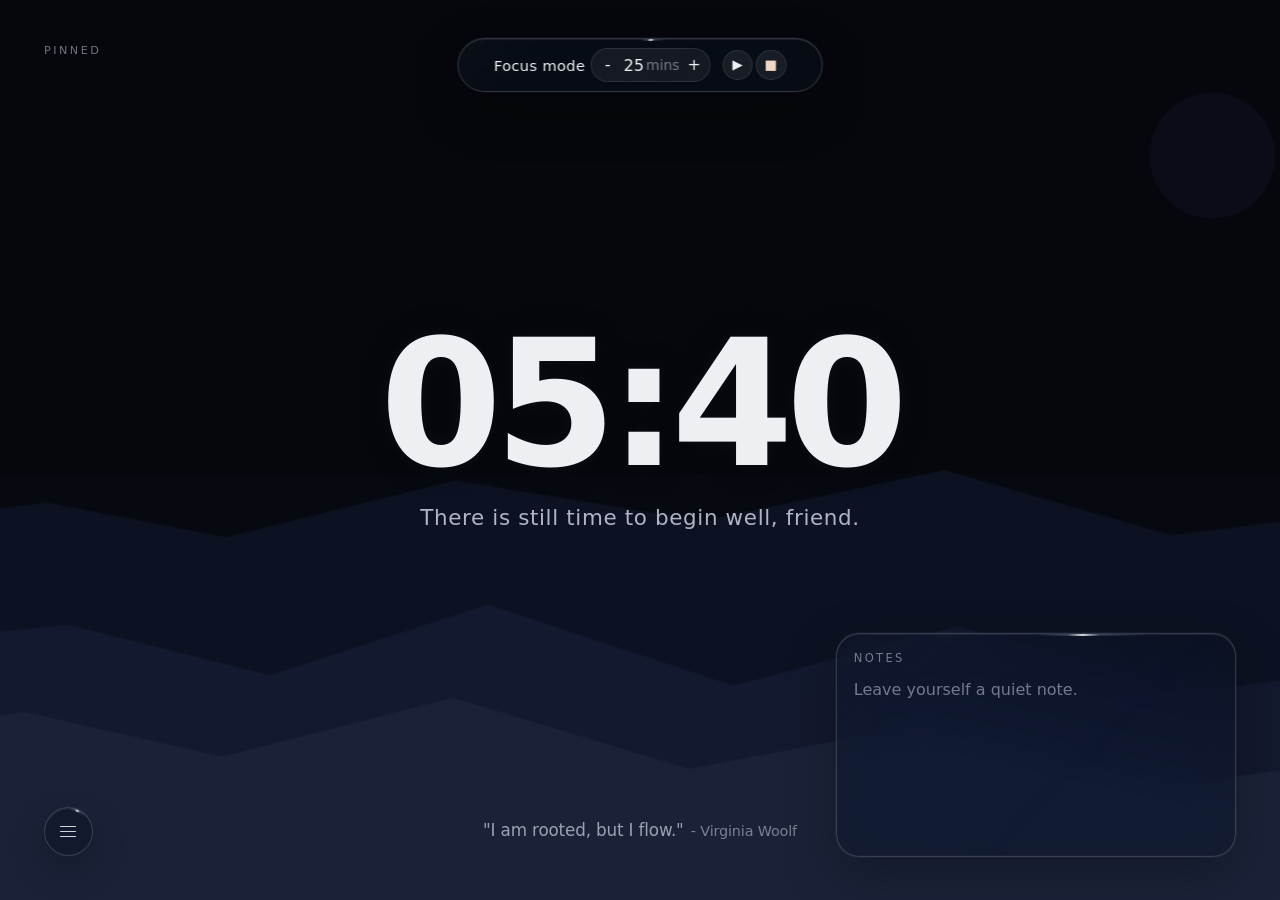
<file: index.html>
<!doctype html>
<html lang="en">
    <head>
        <meta charset="utf-8" />
        <meta name="viewport" content="width=device-width, initial-scale=1" />
        <title>New Tab</title>
        <link rel="icon" type="image/svg+xml" href="assets/favicon.svg" />
        <link rel="stylesheet" href="./styles.css" />
    </head>
    <body>
        <div class="background" data-background aria-hidden="true"></div>

        <form class="focus-timer" data-focus-timer aria-label="Focus timer">
            <span class="focus-timer__label">Focus mode</span>
            <div class="focus-timer__minutes" data-timer-minutes>
                <button
                    class="focus-timer__stepper"
                    data-timer-decrease
                    type="button"
                    aria-label="Decrease timer by 5 minutes"
                >
                    -
                </button>
                <input
                    class="focus-timer__input"
                    data-timer-input
                    type="number"
                    min="5"
                    max="180"
                    step="5"
                    value="25"
                    aria-label="Focus timer in minutes"
                />
                <span class="focus-timer__unit">mins</span>
                <button
                    class="focus-timer__stepper"
                    data-timer-increase
                    type="button"
                    aria-label="Increase timer by 5 minutes"
                >
                    +
                </button>
            </div>
            <span class="focus-timer__display" data-timer-display>25:00</span>
            <div class="focus-timer__actions">
                <button
                    class="focus-timer__button"
                    data-timer-start
                    type="submit"
                    aria-label="Start timer"
                >
                    &#9654;
                </button>
                <button
                    class="focus-timer__button focus-timer__button--stop"
                    data-timer-stop
                    type="button"
                    aria-label="Stop timer"
                >
                    &#9632;
                </button>
            </div>
        </form>

        <nav class="pinned-sites" aria-label="Pinned sites">
            <p class="eyebrow">Pinned</p>
            <div class="pinned-sites__list" data-links></div>
        </nav>

        <main class="shell">
            <section class="focus" aria-label="Dashboard">
                <div class="clock-anchor">
                    <time class="clock" data-clock>00:00</time>
                    <p class="greeting" data-greeting>Good evening, friend.</p>
                </div>
            </section>
        </main>

        <figure class="quote">
            <blockquote class="quote__text" data-quote-text></blockquote>
            <figcaption class="quote__author" data-quote-author></figcaption>
        </figure>

        <aside class="notes-panel" data-notes-panel aria-label="Notes">
            <label class="notes-panel__label" for="notes">Notes</label>
            <textarea
                class="notes"
                id="notes"
                data-notes
                aria-label="Notes"
                spellcheck="false"
                placeholder="Leave yourself a quiet note."
            ></textarea>
        </aside>

        <button
            class="menu-toggle"
            type="button"
            data-menu-toggle
            aria-expanded="false"
            aria-controls="dashboard-menu"
            aria-label="Open settings"
        >
            <span></span>
            <span></span>
            <span></span>
        </button>

        <aside class="menu" id="dashboard-menu" data-menu aria-hidden="true">
            <form class="menu__section" data-name-form>
                <label class="menu__label" for="nickname-input">Nickname</label>
                <div class="menu__row">
                    <input
                        class="menu__input"
                        id="nickname-input"
                        data-nickname-input
                        type="text"
                        maxlength="24"
                        placeholder="How should this page greet you?"
                    />
                    <button class="menu__button" type="submit">Save</button>
                </div>
            </form>

            <form class="menu__section" data-link-form>
                <label class="menu__label" for="site-label">Add site</label>
                <input
                    class="menu__input"
                    id="site-label"
                    data-link-label
                    type="text"
                    maxlength="24"
                    placeholder="Label"
                />
                <input
                    class="menu__input"
                    id="site-url"
                    data-link-url
                    type="text"
                    inputmode="url"
                    placeholder="example.com"
                />
                <div class="menu__stack">
                    <button
                        class="menu__button menu__button--wide"
                        type="submit"
                    >
                        Pin site
                    </button>
                    <p class="menu__status" data-link-status>
                        Up to 8 pinned sites.
                    </p>
                </div>
            </form>

            <section class="menu__section">
                <p class="menu__label">Manage pinned</p>
                <div class="menu__list" data-link-manager></div>
            </section>
        </aside>

        <script src="./script.js"></script>
    </body>
</html>
</file>
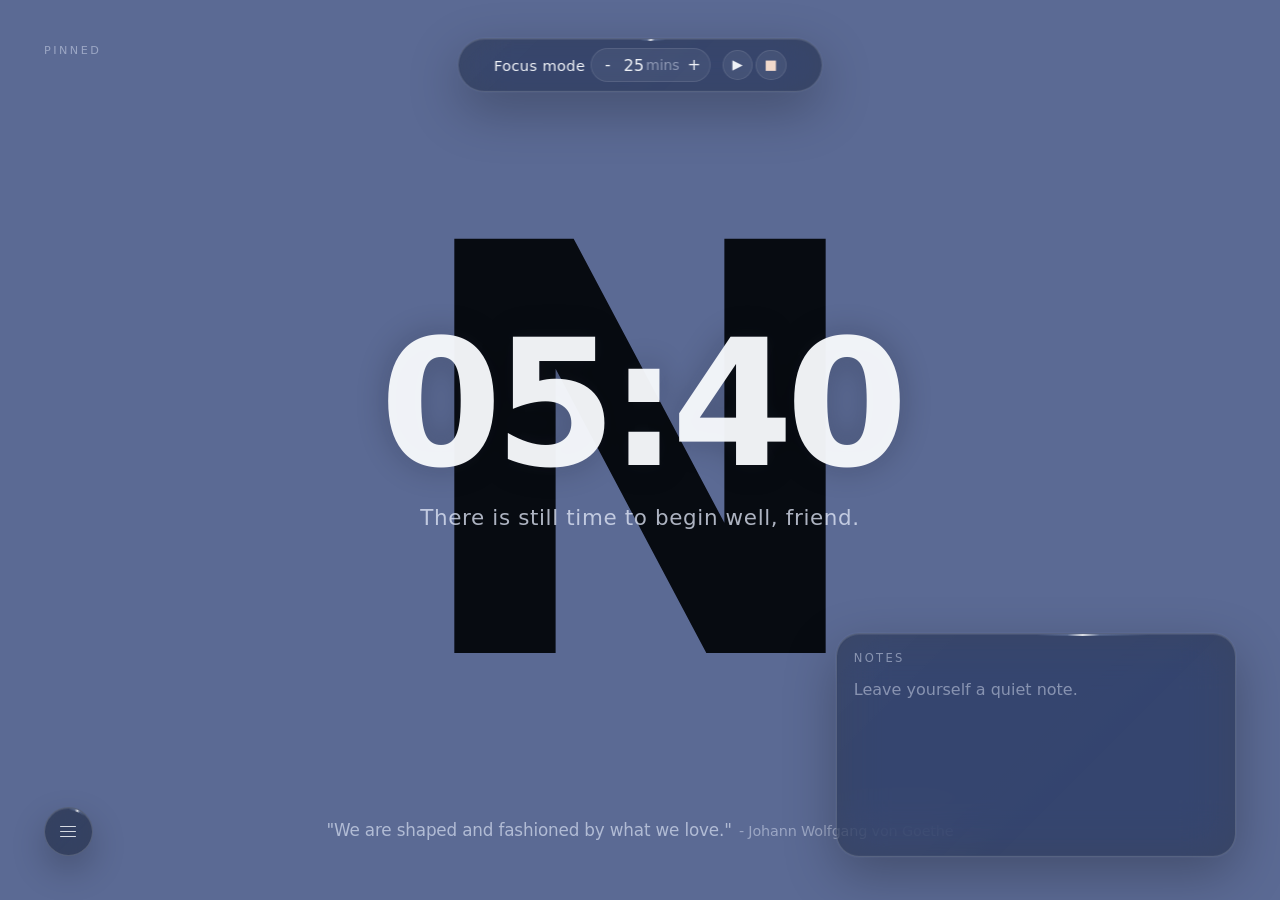
<file: consolidated/newtab.html>
<!doctype html>
<html lang="en">
    <head>
        <meta charset="utf-8" />
        <meta name="viewport" content="width=device-width, initial-scale=1" />
        <title>New Tab</title>
        <link rel="icon" id="page-favicon" type="image/svg+xml" href="" />
        <style>
            @property --glint-angle {
                syntax: '<angle>';
                inherits: false;
                initial-value: 0deg;
            }

            :root {
                color-scheme: dark;
                font-family:
                    Inter,
                    system-ui,
                    -apple-system,
                    BlinkMacSystemFont,
                    'Segoe UI',
                    sans-serif;
                --page: #0a0f16;
                --foreground: rgba(247, 249, 252, 0.96);
                --muted: rgba(226, 233, 248, 0.76);
                --hint: rgba(226, 233, 248, 0.48);
                --glass: rgba(13, 19, 31, 0.42);
                --glass-strong: rgba(12, 18, 29, 0.62);
                --glass-edge: rgba(255, 255, 255, 0.16);
                --glass-glow: rgba(169, 190, 255, 0.06);
                --glass-shadow: rgba(0, 0, 0, 0.26);
                --accent: #a9beff;
                --accent-glow: rgba(169, 190, 255, 0.42);
                --warm: #f2a67d;
            }

            * {
                box-sizing: border-box;
            }

            html,
            body {
                width: 100%;
                height: 100%;
                margin: 0;
                overflow: hidden;
            }

            body {
                position: relative;
                background: var(--page);
                color: var(--foreground);
                font-family: inherit;
                letter-spacing: -0.01em;
            }

            .background {
                position: fixed;
                inset: 0;
                z-index: 0;
                background-color: var(--page);
                background-position: center;
                background-repeat: no-repeat;
                background-size: cover;
                transform: scale(1.015);
                filter: saturate(1.15) brightness(0.96);
            }

            .background::after {
                content: '';
                position: absolute;
                inset: 0;
                background: rgba(5, 8, 13, 0.44);
            }

            .shell {
                position: relative;
                z-index: 2;
                min-height: 100svh;
                pointer-events: none;
            }

            .focus {
                position: fixed;
                inset: 0;
            }

            .clock-anchor {
                position: absolute;
                top: 45%;
                left: 50%;
                display: grid;
                justify-items: center;
                transform: translate(-50%, -50%);
                text-align: center;
            }

            .clock {
                margin: 0;
                font-size: clamp(6.25rem, 18vw, 11rem);
                font-weight: 560;
                line-height: 0.88;
                letter-spacing: -0.045em;
                font-variant-numeric: tabular-nums lining-nums;
                font-feature-settings:
                    'tnum' 1,
                    'lnum' 1,
                    'ss01' 1;
                font-kerning: normal;
                text-rendering: geometricPrecision;
                white-space: nowrap;
                text-shadow:
                    0 0 32px rgba(0, 0, 0, 0.24),
                    0 0 18px rgba(169, 190, 255, 0.06);
                user-select: none;
                pointer-events: auto;
                -webkit-user-select: none;
            }

            .greeting {
                position: absolute;
                top: 100%;
                left: 50%;
                width: max-content;
                max-width: min(36rem, calc(100vw - 4rem));
                margin: 0;
                color: var(--muted);
                font-size: clamp(1rem, 1.8vw, 1.34rem);
                line-height: 1.55;
                letter-spacing: 0.03em;
                text-wrap: balance;
                transform: translate(-50%, 1.18rem);
            }

            .pinned-sites {
                position: fixed;
                top: clamp(1.5rem, 4vw, 2.75rem);
                left: clamp(1.5rem, 4vw, 2.75rem);
                z-index: 4;
                display: grid;
                gap: 0.95rem;
                max-width: min(16rem, calc(100vw - 2rem));
            }

            .eyebrow {
                margin: 0;
                color: var(--hint);
                font-size: 0.7rem;
                letter-spacing: 0.22em;
                text-transform: uppercase;
            }

            .pinned-sites__list {
                display: grid;
                gap: 0.68rem;
            }

            .pinned-site {
                display: inline-flex;
                align-items: center;
                gap: 0.68rem;
                width: fit-content;
                padding: 0.2rem 0.05rem;
                color: rgba(247, 249, 252, 0.76);
                text-decoration: none;
                transition:
                    transform 180ms ease,
                    color 180ms ease;
                will-change: transform;
            }

            .pinned-site:hover,
            .pinned-site:focus-visible {
                color: var(--foreground);
                text-shadow: 0 0 10px var(--accent-glow);
                transform: translateX(0.25rem);
            }

            .pinned-site__favicon {
                width: 2rem;
                height: 2rem;
                display: grid;
                place-items: center;
                border-radius: 999px;
                background: rgba(255, 255, 255, 0.07);
                box-shadow:
                    inset 0 0 0 1px rgba(255, 255, 255, 0.05),
                    0 0 0 1px rgba(169, 190, 255, 0.02);
                transition:
                    box-shadow 180ms ease,
                    background-color 180ms ease;
            }

            .pinned-site:hover .pinned-site__favicon,
            .pinned-site:focus-visible .pinned-site__favicon {
                background: rgba(169, 190, 255, 0.13);
                box-shadow:
                    inset 0 0 0 1px rgba(169, 190, 255, 0.16),
                    0 0 22px rgba(169, 190, 255, 0.28);
            }

            .pinned-site__favicon img {
                width: 1.05rem;
                height: 1.05rem;
                object-fit: contain;
            }

            .pinned-site__label {
                font-size: 0.97rem;
                font-weight: 600;
                line-height: 1.4;
                white-space: nowrap;
            }

            .focus-timer,
            .notes-panel,
            .menu,
            .menu-toggle {
                --pointer-x: 50%;
                --pointer-y: 50%;
                --pointer-alpha: 0;
                contain: paint;
            }

            .focus-timer,
            .notes-panel,
            .menu {
                position: fixed;
                isolation: isolate;
                border: 1px solid var(--glass-edge);
                background:
                    radial-gradient(
                        30rem circle at var(--pointer-x, 50%)
                            var(--pointer-y, 50%),
                        rgba(
                            255,
                            255,
                            255,
                            calc(var(--pointer-alpha, 0) * 0.05)
                        ),
                        rgba(
                                169,
                                190,
                                255,
                                calc(var(--pointer-alpha, 0) * 0.028)
                            )
                            18%,
                        rgba(
                                169,
                                190,
                                255,
                                calc(var(--pointer-alpha, 0) * 0.011)
                            )
                            42%,
                        rgba(169, 190, 255, 0) 76%
                    ),
                    radial-gradient(
                        44rem circle at var(--pointer-x, 50%)
                            var(--pointer-y, 50%),
                        rgba(
                            255,
                            255,
                            255,
                            calc(var(--pointer-alpha, 0) * 0.014)
                        ),
                        rgba(255, 255, 255, 0) 62%
                    ),
                    var(--glass);
                backdrop-filter: blur(24px) saturate(150%);
                box-shadow:
                    inset 0 1px 0 rgba(255, 255, 255, 0.08),
                    inset 0 -1px 0 rgba(255, 255, 255, 0.02),
                    0 18px 52px var(--glass-shadow),
                    0 0 0 1px var(--glass-glow);
            }

            .focus-timer::before,
            .notes-panel::before,
            .menu::before,
            .menu-toggle::before {
                content: '';
                position: absolute;
                inset: 1px;
                border-radius: inherit;
                background:
                    radial-gradient(
                        22rem circle at var(--pointer-x, 50%)
                            var(--pointer-y, 50%),
                        rgba(
                            255,
                            255,
                            255,
                            calc(var(--pointer-alpha, 0) * 0.06)
                        ),
                        rgba(
                                255,
                                255,
                                255,
                                calc(var(--pointer-alpha, 0) * 0.018)
                            )
                            24%,
                        rgba(255, 255, 255, 0) 60%
                    ),
                    linear-gradient(
                        135deg,
                        rgba(255, 255, 255, 0.12),
                        rgba(255, 255, 255, 0.03) 24%,
                        rgba(169, 190, 255, 0.05) 52%,
                        rgba(255, 255, 255, 0) 72%
                    );
                /* make pointer highlight fade smoothly; keep a small baseline */
                opacity: calc(0.16 + var(--pointer-alpha, 0) * 0.36);
                transition:
                    opacity 220ms ease,
                    background 220ms ease;
                pointer-events: none;
            }

            .focus-timer::after,
            .notes-panel::after,
            .menu::after,
            .menu-toggle::after {
                content: '';
                position: absolute;
                inset: -1px;
                padding: 3px;
                border-radius: inherit;
                background: conic-gradient(
                    from var(--glint-angle) at 50% 50%,
                    rgba(255, 255, 255, 0) 0deg,
                    rgba(180, 210, 255, 0.18) 16deg,
                    rgba(255, 255, 255, 0.82) 23deg,
                    rgba(180, 210, 255, 0.18) 30deg,
                    rgba(255, 255, 255, 0) 46deg,
                    rgba(255, 255, 255, 0) 360deg
                );
                filter: blur(0.4px);
                animation: glass-border-orbit 9s linear infinite;
                -webkit-mask:
                    linear-gradient(#000 0 0) content-box,
                    linear-gradient(#000 0 0);
                -webkit-mask-composite: xor;
                mask:
                    linear-gradient(#000 0 0) content-box,
                    linear-gradient(#000 0 0);
                mask-composite: exclude;
                pointer-events: none;
            }

            .notes-panel::after {
                animation-duration: 11s;
            }

            .menu::after {
                animation-duration: 14s;
            }

            .menu-toggle::after {
                animation-duration: 6s;
            }

            .focus-timer:hover::after,
            .notes-panel:hover::after,
            .menu:hover::after,
            .menu-toggle:hover::after {
                opacity: 0;
                transition: opacity 220ms ease;
            }

            .focus-timer > *,
            .notes-panel > *,
            .menu > *,
            .menu-toggle > * {
                position: relative;
                z-index: 1;
            }

            .focus-timer {
                top: clamp(1.35rem, 4vw, 2.35rem);
                left: 50%;
                z-index: 5;
                width: min(22.8rem, calc(100vw - 3rem));
                display: flex;
                align-items: center;
                justify-content: center;
                gap: 0.35rem;
                padding: 0.58rem 0.52rem;
                border-radius: 999px;
                overflow: hidden;
                transform: translateX(-50%);
                transition:
                    width 320ms ease,
                    padding 320ms ease,
                    box-shadow 320ms ease,
                    background 220ms ease;
            }

            .focus-timer.is-running {
                width: min(26rem, calc(100vw - 3rem));
                justify-content: center;
            }

            .focus-timer__label {
                flex: 0 0 auto;
                color: var(--foreground);
                font-size: 0.92rem;
                letter-spacing: 0.02em;
                white-space: nowrap;
            }

            .focus-timer__minutes,
            .focus-timer__input,
            .focus-timer__display {
                min-width: 0;
                font-variant-numeric: tabular-nums lining-nums;
            }

            .focus-timer__minutes {
                display: inline-flex;
                align-items: center;
                gap: 0.06rem;
                padding: 0.12rem;
                border: 1px solid rgba(255, 255, 255, 0.1);
                border-radius: 999px;
                background: rgba(255, 255, 255, 0.06);
                transition:
                    opacity 240ms ease,
                    transform 260ms ease,
                    width 280ms ease,
                    margin 280ms ease;
            }

            .focus-timer__stepper,
            .focus-timer__input,
            .focus-timer__unit {
                position: relative;
                z-index: 1;
            }

            .focus-timer__stepper {
                width: 1.75rem;
                height: 1.75rem;
                display: grid;
                place-items: center;
                padding: 0;
                border: 0;
                border-radius: 999px;
                background: transparent;
                color: var(--foreground);
                font: inherit;
                font-size: 1rem;
                line-height: 1;
                cursor: pointer;
                transition:
                    background-color 180ms ease,
                    color 180ms ease;
            }

            .focus-timer__stepper:hover,
            .focus-timer__stepper:focus-visible {
                background: rgba(255, 255, 255, 0.08);
            }

            .focus-timer__input {
                flex: 0 0 2.2ch;
                width: 2.2ch;
                padding: 0;
                border: 0;
                outline: none;
                appearance: textfield;
                background: transparent;
                color: var(--foreground);
                font: inherit;
                text-align: center;
            }

            .focus-timer__input:focus {
                text-shadow: 0 0 12px rgba(169, 190, 255, 0.18);
            }

            .focus-timer__input::-webkit-outer-spin-button,
            .focus-timer__input::-webkit-inner-spin-button {
                margin: 0;
                -webkit-appearance: none;
            }

            .focus-timer__unit {
                color: var(--hint);
                font-size: 0.88rem;
                white-space: nowrap;
            }

            .focus-timer.is-running .focus-timer__minutes {
                width: 0;
                margin: 0 -0.35rem 0 0;
                padding: 0;
                border-color: transparent;
                opacity: 0;
                transform: scaleX(0.8);
                pointer-events: none;
            }

            .focus-timer__display {
                flex: 0 0 auto;
                width: 0;
                overflow: hidden;
                color: var(--muted);
                font-size: 1rem;
                letter-spacing: 0.06em;
                white-space: nowrap;
                opacity: 0;
                transition:
                    width 280ms ease,
                    opacity 280ms ease,
                    margin 280ms ease;
            }

            .focus-timer.is-running .focus-timer__display {
                width: 6.2ch;
                margin-left: 0;
                opacity: 1;
            }

            .focus-timer__actions {
                display: flex;
                gap: 0.2rem;
            }

            .focus-timer__button {
                width: 1.9rem;
                height: 1.9rem;
                display: grid;
                place-items: center;
                padding: 0;
                border: 1px solid rgba(255, 255, 255, 0.1);
                border-radius: 999px;
                background: rgba(255, 255, 255, 0.07);
                color: var(--foreground);
                font: inherit;
                font-size: 0.84rem;
                line-height: 1;
                cursor: pointer;
                transition:
                    border-color 180ms ease,
                    box-shadow 180ms ease,
                    background-color 180ms ease,
                    opacity 180ms ease;
            }

            .focus-timer__button:hover,
            .focus-timer__button:focus-visible {
                border-color: rgba(169, 190, 255, 0.2);
                box-shadow: 0 0 10px rgba(169, 190, 255, 0.12);
            }

            .focus-timer__button--stop:not(:disabled) {
                color: rgba(251, 224, 208, 0.95);
            }

            .focus-timer__button:disabled {
                opacity: 0.42;
                cursor: default;
                box-shadow: none;
            }

            .quote {
                position: fixed;
                bottom: calc(clamp(1.5rem, 4vw, 2.75rem) + 0.82rem);
                left: 50%;
                z-index: 3;
                width: min(52rem, calc(100vw - 18rem));
                display: flex;
                align-items: baseline;
                justify-content: center;
                gap: 0.45rem;
                flex-wrap: wrap;
                margin: 0;
                color: rgba(226, 233, 248, 0.64);
                text-align: center;
                pointer-events: none;
                transform: translateX(-50%);
            }

            .quote__text {
                margin: 0;
                font-size: clamp(0.94rem, 1.45vw, 1.05rem);
                line-height: 1.55;
            }

            .quote__author {
                color: var(--hint);
                font-size: 0.9rem;
                font-style: normal;
            }

            .quote__author::before {
                content: '- ';
            }

            .notes-panel,
            .menu,
            .menu-toggle {
                z-index: 5;
            }

            .notes-panel {
                right: clamp(1.5rem, 4vw, 2.75rem);
                bottom: clamp(1.5rem, 4vw, 2.75rem);
                width: min(25rem, calc(100vw - 3rem));
                padding: 1.05rem 1.05rem 0.95rem;
                border-radius: 1.45rem;
                overflow: hidden;
            }

            .notes-panel__label {
                display: block;
                margin-bottom: 0.72rem;
                color: var(--hint);
                font-size: 0.72rem;
                letter-spacing: 0.2em;
                text-transform: uppercase;
            }

            .notes {
                width: 100%;
                min-height: 10rem;
                max-height: 27vh;
                padding: 0;
                border: 0;
                outline: none;
                resize: none;
                overflow: auto;
                background: transparent;
                color: var(--foreground);
                font: inherit;
                font-size: 1rem;
                line-height: 1.8;
                scrollbar-width: thin;
                scrollbar-color: rgba(169, 190, 255, 0.22) transparent;
            }

            .notes::placeholder {
                color: var(--hint);
            }

            .notes:focus {
                caret-color: var(--accent);
            }

            .menu-toggle {
                position: fixed;
                left: clamp(1.5rem, 4vw, 2.75rem);
                bottom: clamp(1.5rem, 4vw, 2.75rem);
                width: 3.05rem;
                height: 3.05rem;
                display: flex;
                flex-direction: column;
                align-items: center;
                justify-content: center;
                border: 1px solid var(--glass-edge);
                border-radius: 999px;
                background:
                    radial-gradient(
                        16rem circle at var(--pointer-x, 50%)
                            var(--pointer-y, 50%),
                        rgba(
                            255,
                            255,
                            255,
                            calc(var(--pointer-alpha, 0) * 0.075)
                        ),
                        rgba(
                                169,
                                190,
                                255,
                                calc(var(--pointer-alpha, 0) * 0.04)
                            )
                            24%,
                        rgba(169, 190, 255, 0) 64%
                    ),
                    rgba(12, 18, 29, 0.46);
                backdrop-filter: blur(22px) saturate(140%);
                box-shadow:
                    inset 0 1px 0 rgba(255, 255, 255, 0.08),
                    0 14px 34px rgba(0, 0, 0, 0.22);
                cursor: pointer;
                transition:
                    border-color 180ms ease,
                    box-shadow 180ms ease,
                    transform 180ms ease,
                    background 220ms ease;
            }

            .menu-toggle:hover,
            .menu-toggle:focus-visible {
                border-color: rgba(169, 190, 255, 0.22);
                box-shadow:
                    inset 0 1px 0 rgba(255, 255, 255, 0.08),
                    0 16px 36px rgba(0, 0, 0, 0.26),
                    0 0 10px rgba(169, 190, 255, 0.1);
                transform: translateY(-0.5px);
            }

            .menu-toggle span {
                width: 1rem;
                height: 1.5px;
                display: block;
                background: rgba(247, 249, 252, 0.84);
                border-radius: 999px;
            }

            .menu-toggle span + span {
                margin-top: 0.22rem;
            }

            .menu {
                left: clamp(1.5rem, 4vw, 2.75rem);
                bottom: calc(clamp(1.5rem, 4vw, 2.75rem) + 4rem);
                width: min(25rem, calc(100vw - 3rem));
                max-height: min(68svh, 38rem);
                padding: 1rem 1rem 1.1rem;
                border-radius: 1.45rem;
                overflow-x: hidden;
                overflow-y: auto;
                overscroll-behavior: contain;
                opacity: 0;
                pointer-events: none;
                transform: translateY(0.9rem);
                transition:
                    opacity 180ms ease,
                    transform 180ms ease,
                    background 220ms ease;
                scrollbar-width: thin;
                scrollbar-color: rgba(169, 190, 255, 0.22) transparent;
                background:
                    radial-gradient(
                        30rem circle at var(--pointer-x, 50%)
                            var(--pointer-y, 50%),
                        rgba(
                            255,
                            255,
                            255,
                            calc(var(--pointer-alpha, 0) * 0.08)
                        ),
                        rgba(
                                169,
                                190,
                                255,
                                calc(var(--pointer-alpha, 0) * 0.045)
                            )
                            18%,
                        rgba(
                                169,
                                190,
                                255,
                                calc(var(--pointer-alpha, 0) * 0.018)
                            )
                            42%,
                        rgba(169, 190, 255, 0) 76%
                    ),
                    radial-gradient(
                        44rem circle at var(--pointer-x, 50%)
                            var(--pointer-y, 50%),
                        rgba(
                            255,
                            255,
                            255,
                            calc(var(--pointer-alpha, 0) * 0.026)
                        ),
                        rgba(255, 255, 255, 0) 62%
                    ),
                    var(--glass-strong);
            }

            .menu.is-open {
                opacity: 1;
                pointer-events: auto;
                transform: translateY(0);
            }

            .menu__section {
                display: grid;
                gap: 0.7rem;
            }

            .menu__section + .menu__section {
                margin-top: 1rem;
                padding-top: 1rem;
                border-top: 1px solid rgba(255, 255, 255, 0.08);
            }

            .menu__label {
                margin: 0;
                color: var(--hint);
                font-size: 0.72rem;
                letter-spacing: 0.2em;
                text-transform: uppercase;
            }

            .menu__row,
            .menu__stack {
                display: grid;
                gap: 0.7rem;
            }

            .menu__row {
                grid-template-columns: minmax(0, 1fr) auto;
                align-items: center;
            }

            .menu__input,
            .menu__button,
            .menu__remove {
                font: inherit;
            }

            .menu__input {
                width: 100%;
                padding: 0.8rem 0.9rem;
                border: 1px solid rgba(255, 255, 255, 0.1);
                border-radius: 1rem;
                outline: none;
                background: rgba(255, 255, 255, 0.055);
                color: var(--foreground);
            }

            .menu__input:focus {
                border-color: rgba(169, 190, 255, 0.22);
                box-shadow: 0 0 0 1px rgba(169, 190, 255, 0.12);
            }

            .menu__button,
            .menu__remove {
                border: 1px solid rgba(255, 255, 255, 0.1);
                border-radius: 1rem;
                background: rgba(255, 255, 255, 0.07);
                color: var(--foreground);
                cursor: pointer;
                transition:
                    border-color 180ms ease,
                    box-shadow 180ms ease,
                    background-color 180ms ease;
            }

            .menu__button {
                padding: 0.8rem 1rem;
            }

            .menu__button--wide {
                width: 100%;
            }

            .menu__button:hover,
            .menu__button:focus-visible,
            .menu__remove:hover,
            .menu__remove:focus-visible {
                border-color: rgba(169, 190, 255, 0.18);
                box-shadow: 0 0 10px rgba(169, 190, 255, 0.1);
            }

            .menu__status {
                min-height: 1.2em;
                margin: 0;
                color: var(--hint);
                font-size: 0.86rem;
                line-height: 1.5;
            }

            .menu__list {
                display: grid;
                gap: 0.55rem;
            }

            .menu__empty {
                margin: 0;
                color: var(--hint);
                font-size: 0.9rem;
            }

            .menu__site {
                display: flex;
                align-items: center;
                justify-content: space-between;
                gap: 0.8rem;
                padding: 0.2rem 0;
            }

            .menu__site-meta {
                min-width: 0;
                display: flex;
                align-items: center;
                gap: 0.75rem;
            }

            .menu__site-name {
                display: block;
                color: var(--foreground);
                line-height: 1.3;
            }

            .menu__site-host {
                display: block;
                color: var(--hint);
                font-size: 0.82rem;
                line-height: 1.3;
            }

            .menu__remove {
                padding: 0.5rem 0.7rem;
                color: var(--warm);
            }

            .menu::-webkit-scrollbar,
            .notes::-webkit-scrollbar {
                width: 8px;
            }

            .menu::-webkit-scrollbar-thumb,
            .notes::-webkit-scrollbar-thumb {
                border: 2px solid transparent;
                border-radius: 999px;
                background: rgba(169, 190, 255, 0.22);
                background-clip: content-box;
            }

            .menu::-webkit-scrollbar-track,
            .notes::-webkit-scrollbar-track {
                background: transparent;
            }

            @keyframes glass-border-orbit {
                to {
                    --glint-angle: 360deg;
                }
            }

            @media (max-width: 900px) {
                .quote {
                    width: calc(100vw - 12rem);
                }
            }

            @media (max-width: 640px) {
                .clock {
                    font-size: clamp(5.1rem, 24vw, 7.5rem);
                }

                .greeting {
                    max-width: calc(100vw - 2rem);
                    font-size: 1rem;
                    transform: translate(-50%, 1rem);
                }

                .focus-timer,
                .focus-timer.is-running {
                    width: calc(100vw - 2rem);
                }

                .focus-timer {
                    padding: 0.6rem 0.5rem;
                    gap: 0.32rem;
                }

                .focus-timer__actions {
                    gap: 0.18rem;
                }

                .focus-timer__button {
                    width: 1.84rem;
                    height: 1.84rem;
                }

                .pinned-sites {
                    top: 1rem;
                    left: 1rem;
                    gap: 0.8rem;
                }

                .pinned-sites:has(.pinned-sites__list:empty) {
                    display: none;
                }

                .pinned-site__label {
                    font-size: 0.92rem;
                }

                .notes-panel {
                    right: 1rem;
                    left: 1rem;
                    width: auto;
                    bottom: 5.9rem;
                }

                .notes {
                    min-height: 8rem;
                    max-height: 20vh;
                }

                .quote {
                    bottom: 1.9rem;
                    width: calc(100vw - 6.5rem);
                }

                .menu {
                    left: 1rem;
                    bottom: 5.25rem;
                    width: calc(100vw - 2rem);
                    max-height: 64svh;
                }

                .menu__row {
                    grid-template-columns: 1fr;
                }
            }

            /* Reduced motion: disable non-essential animations and transitions */
            @media (prefers-reduced-motion: reduce) {
                .menu,
                .focus-timer,
                .notes-panel,
                .menu-toggle {
                    animation: none !important;
                    transition: none !important;
                }

                .pinned-site,
                .menu__button,
                .focus-timer__button {
                    transition: none !important;
                }
            }

            /* Improve focus visibility for keyboard users */
            .pinned-site:focus-visible,
            .menu__button:focus-visible,
            .focus-timer__stepper:focus-visible,
            .menu__remove:focus-visible {
                outline: 2px solid var(--accent);
                outline-offset: 4px;
                border-radius: 8px;
            }
        </style>
    </head>
    <body>
        <div class="background" data-background aria-hidden="true"></div>

        <form class="focus-timer" data-focus-timer aria-label="Focus timer">
            <span class="focus-timer__label">Focus mode</span>
            <div class="focus-timer__minutes" data-timer-minutes>
                <button
                    class="focus-timer__stepper"
                    data-timer-decrease
                    type="button"
                    aria-label="Decrease timer by 5 minutes"
                >
                    -
                </button>
                <input
                    class="focus-timer__input"
                    data-timer-input
                    type="number"
                    min="5"
                    max="180"
                    step="5"
                    value="25"
                    aria-label="Focus timer in minutes"
                />
                <span class="focus-timer__unit">mins</span>
                <button
                    class="focus-timer__stepper"
                    data-timer-increase
                    type="button"
                    aria-label="Increase timer by 5 minutes"
                >
                    +
                </button>
            </div>
            <span class="focus-timer__display" data-timer-display>25:00</span>
            <div class="focus-timer__actions">
                <button
                    class="focus-timer__button"
                    data-timer-start
                    type="submit"
                    aria-label="Start timer"
                >
                    &#9654;
                </button>
                <button
                    class="focus-timer__button focus-timer__button--stop"
                    data-timer-stop
                    type="button"
                    aria-label="Stop timer"
                >
                    &#9632;
                </button>
            </div>
        </form>

        <nav class="pinned-sites" aria-label="Pinned sites">
            <p class="eyebrow">Pinned</p>
            <div class="pinned-sites__list" data-links></div>
        </nav>

        <main class="shell">
            <section class="focus" aria-label="Dashboard">
                <div class="clock-anchor">
                    <time class="clock" data-clock>00:00</time>
                    <p class="greeting" data-greeting>Good evening, friend.</p>
                </div>
            </section>
        </main>

        <figure class="quote">
            <blockquote class="quote__text" data-quote-text></blockquote>
            <figcaption class="quote__author" data-quote-author></figcaption>
        </figure>

        <aside class="notes-panel" data-notes-panel aria-label="Notes">
            <label class="notes-panel__label" for="notes">Notes</label>
            <textarea
                class="notes"
                id="notes"
                data-notes
                aria-label="Notes"
                spellcheck="false"
                placeholder="Leave yourself a quiet note."
            ></textarea>
        </aside>

        <button
            class="menu-toggle"
            type="button"
            data-menu-toggle
            aria-expanded="false"
            aria-controls="dashboard-menu"
            aria-label="Open settings"
        >
            <span></span>
            <span></span>
            <span></span>
        </button>

        <aside class="menu" id="dashboard-menu" data-menu aria-hidden="true">
            <form class="menu__section" data-name-form>
                <label class="menu__label" for="nickname-input">Nickname</label>
                <div class="menu__row">
                    <input
                        class="menu__input"
                        id="nickname-input"
                        data-nickname-input
                        type="text"
                        maxlength="24"
                        placeholder="How should this page greet you?"
                    />
                    <button class="menu__button" type="submit">Save</button>
                </div>
            </form>

            <form class="menu__section" data-link-form>
                <label class="menu__label" for="site-label">Add site</label>
                <input
                    class="menu__input"
                    id="site-label"
                    data-link-label
                    type="text"
                    maxlength="24"
                    placeholder="Label"
                />
                <input
                    class="menu__input"
                    id="site-url"
                    data-link-url
                    type="text"
                    inputmode="url"
                    placeholder="example.com"
                />
                <div class="menu__stack">
                    <button
                        class="menu__button menu__button--wide"
                        type="submit"
                    >
                        Pin site
                    </button>
                    <p class="menu__status" data-link-status>
                        Up to 8 pinned sites.
                    </p>
                </div>
            </form>

            <section class="menu__section">
                <p class="menu__label">Manage pinned</p>
                <div class="menu__list" data-link-manager></div>
            </section>
        </aside>

        <script>
            /**
             * script.js — Minimal New Tab page behaviour.
             *
             * Responsibilities:
             *  - clock & greeting
             *  - pinned sites and favicons
             *  - notes persistence
             *  - focus timer with expiry sound
             *  - background image loading and caching
             */
            const TICK_RATE = 1000;

            const quotes = [
                {
                    text: 'I am rooted, but I flow.',
                    author: 'Virginia Woolf',
                },
                {
                    text: 'The art of being wise is knowing what to overlook.',
                    author: 'William James',
                },
                {
                    text: 'Pay attention. Be astonished. Tell about it.',
                    author: 'Mary Oliver',
                },
                {
                    text: 'Let everything happen to you: beauty and terror. Just keep going. No feeling is final.',
                    author: 'Rainer Maria Rilke',
                },
                {
                    text: 'The soul becomes dyed with the color of its thoughts.',
                    author: 'Marcus Aurelius',
                },
                {
                    text: 'I dwell in possibility.',
                    author: 'Emily Dickinson',
                },
                {
                    text: 'We are shaped and fashioned by what we love.',
                    author: 'Johann Wolfgang von Goethe',
                },
                {
                    text: 'Have patience with everything unresolved in your heart.',
                    author: 'Rainer Maria Rilke',
                },
            ];

            const greetingVariants = {
                night: [
                    'The quiet hour is yours',
                    'Night leaves room to think',
                    'Move gently through the late hours',
                    'The world is softer at this hour',
                ],
                morning: [
                    'A fresh start looks good on you',
                    'Take the morning slowly and clearly',
                    'Make this morning deliberate',
                    'There is still time to begin well',
                ],
                afternoon: [
                    'Steady is enough for the middle of the day',
                    'Keep the afternoon uncluttered',
                    'Let the next task be the only task',
                    'The day still has room for good work',
                ],
                evening: [
                    'Ease into what matters tonight',
                    'Let the evening narrow to what counts',
                    'A calmer pace will do nicely',
                    'The rest of the day can be simpler from here',
                ],
            };

            // Single inline fallback image (no external files).
            // Using an embedded SVG data-URL removes any filesystem asset
            // dependency and keeps the consolidated HTML fully portable.
            const _fallbackSvg = `<svg xmlns="http://www.w3.org/2000/svg" viewBox="0 0 64 64"><rect width="64" height="64" rx="12" fill="#a9beff"/><text x="32" y="42" font-family="system-ui, sans-serif" font-size="28" font-weight="600" text-anchor="middle" fill="#0a0f16">N</text></svg>`;
            const _fallbackDataUrl =
                'data:image/svg+xml;charset=UTF-8,' +
                encodeURIComponent(_fallbackSvg);
            const fallbackImages = [_fallbackDataUrl];

            // Ensure the <link rel="icon"> in the document uses the inline SVG
            // so the page has a favicon without loading any external file.
            (function setInlineFavicon() {
                try {
                    const link =
                        document.getElementById('page-favicon') ||
                        document.querySelector('link[rel="icon"]');
                    if (link) link.href = _fallbackDataUrl;
                } catch (e) {
                    // Non-critical — keep running if assignment fails.
                }
            })();

            const notesStorageKey = 'minimal-new-tab-notes';
            const nicknameStorageKey = 'minimal-new-tab-nickname';
            const linksStorageKey = 'minimal-new-tab-links';
            const focusMinutesStorageKey = 'minimal-new-tab-focus-minutes';
            const focusEndStorageKey = 'minimal-new-tab-focus-end';
            const backgroundCacheStorageKey =
                'minimal-new-tab-background-cache';
            const backgroundCacheTtlMs = 8 * 60 * 60 * 1000;
            const maxPinnedSites = 8;
            const hour12StorageKey = 'minimal-new-tab-hour12';
            const $ = (q) => document.querySelector(q);

            // Lightweight wrapper for localStorage.
            // - Serialises values as JSON.
            // - Returns a sensible fallback on parse errors.
            // - Passing `null`/`undefined` removes the key.
            const store = {
                get: (k, f = null) => {
                    try {
                        const v = localStorage.getItem(k);
                        return v === null ? f : JSON.parse(v);
                    } catch {
                        return f;
                    }
                },
                set: (k, v) => {
                    try {
                        v === null || v === undefined
                            ? localStorage.removeItem(k)
                            : localStorage.setItem(k, JSON.stringify(v));
                    } catch {}
                },
            };

            const create = (tag, props = {}, ...children) => {
                const el = document.createElement(tag);

                Object.assign(el, props);

                for (const child of children.flat()) {
                    if (child == null) continue;
                    el.append(child);
                }

                return el;
            };

            let use12Hour = Boolean(store.get(hour12StorageKey, false));

            const el = {
                bg: $('[data-background]'),
                clock: $('[data-clock]'),
                greeting: $('[data-greeting]'),
                quoteText: $('[data-quote-text]'),
                quoteAuthor: $('[data-quote-author]'),
                notes: $('[data-notes]'),
                links: $('[data-links]'),
                linkManager: $('[data-link-manager]'),
                linkStatus: $('[data-link-status]'),
                nicknameInput: $('[data-nickname-input]'),
                linkLabel: $('[data-link-label]'),
                linkUrl: $('[data-link-url]'),
                nameForm: $('[data-name-form]'),
                linkForm: $('[data-link-form]'),
                menu: $('[data-menu]'),
                menuToggle: $('[data-menu-toggle]'),
                timer: $('[data-focus-timer]'),
                timerInput: $('[data-timer-input]'),
                timerDisplay: $('[data-timer-display]'),
                timerStart: $('[data-timer-start]'),
                timerStop: $('[data-timer-stop]'),
                timerDec: $('[data-timer-decrease]'),
                timerInc: $('[data-timer-increase]'),
                notesPanel: $('[data-notes-panel]'),
            };
            const glassElements = [
                el.timer,
                el.notesPanel,
                el.menu,
                el.menuToggle,
            ].filter(Boolean);

            const state = {
                nickname: store.get(nicknameStorageKey, ''),
                links: loadPinnedSites(),
                timer: {
                    intervalId: null,
                    endTime: 0,
                    minutes: loadFocusMinutes(),
                },
            };

            const prefersReducedMotion = window.matchMedia(
                '(prefers-reduced-motion: reduce)',
            ).matches;

            let cachedGreeting = { key: null, text: '' };

            // Global AudioContext used for expiry sounds.
            // Kept at module scope to avoid creating multiple contexts.
            let audioCtx = null;

            function initRender() {
                renderGreeting();
                renderQuote();
                renderTimerDisplay();
            }

            function pickRandom(items) {
                return items[Math.floor(Math.random() * items.length)];
            }

            function readBackgroundCache() {
                const cachedValue = store.get(backgroundCacheStorageKey, null);

                if (
                    !cachedValue ||
                    typeof cachedValue !== 'object' ||
                    typeof cachedValue.dataUrl !== 'string' ||
                    typeof cachedValue.expiresAt !== 'number'
                ) {
                    return null;
                }

                return cachedValue;
            }

            function setBackground(url) {
                if (!el.bg) return;
                el.bg.style.backgroundImage = `url("${url}")`;
            }

            function normalizeUrl(value) {
                let urlValue = value.trim();

                if (!urlValue) return null;

                if (!/^[a-zA-Z][a-zA-Z\d+\-.]*:/.test(urlValue)) {
                    urlValue = `https://${urlValue}`;
                }

                const url = safeUrl(urlValue);
                if (!url) return null;

                if (!['http:', 'https:'].includes(url.protocol)) {
                    return null;
                }

                return url.href;
            }

            function safeUrl(href) {
                try {
                    return new URL(href);
                } catch {
                    return null;
                }
            }

            function createSiteLabel(label, href) {
                if (label.trim()) {
                    return label.trim();
                }

                const url = safeUrl(href);
                const hostname = url
                    ? url.hostname.replace(/^www\./, '')
                    : 'site';
                const firstChunk = hostname.split('.')[0] || hostname;
                return firstChunk.charAt(0).toUpperCase() + firstChunk.slice(1);
            }

            function sanitizePinnedSites(links) {
                if (!Array.isArray(links)) {
                    // Stored value is not an array — fail safely by returning an empty list.
                    return [];
                }

                const seen = new Set();

                return links
                    .map((link) => {
                        if (!link || typeof link !== 'object') {
                            return null;
                        }

                        const href = normalizeUrl(String(link.href || ''));

                        if (!href || seen.has(href)) {
                            return null;
                        }

                        seen.add(href);

                        return {
                            label: createSiteLabel(
                                String(link.label || ''),
                                href,
                            ),
                            href,
                        };
                    })
                    .filter(Boolean)
                    .slice(0, maxPinnedSites);
            }

            function clampMinutes(value, fallback = 25) {
                if (!Number.isFinite(value)) return fallback;
                return Math.round(Math.min(180, Math.max(5, value)) / 5) * 5;
            }

            function loadFocusMinutes() {
                const raw = store.get(focusMinutesStorageKey, null);
                return raw === null ? 25 : clampMinutes(Number(raw));
            }

            function loadPinnedSites() {
                return sanitizePinnedSites(store.get(linksStorageKey, []));
            }

            function hashString(value) {
                let hash = 0;

                for (let index = 0; index < value.length; index += 1) {
                    hash = (hash * 31 + value.charCodeAt(index)) >>> 0;
                }

                return hash;
            }

            function faviconDataUrl(label, href) {
                const url = safeUrl(href);
                const hostname = url
                    ? url.hostname.replace(/^www\./, '')
                    : 'site';

                const initial = (
                    label.trim()[0] ||
                    hostname[0] ||
                    '?'
                ).toUpperCase();
                const hue = hashString(hostname) % 360;

                const svg = `
<svg xmlns="http://www.w3.org/2000/svg" viewBox="0 0 64 64">
  <rect width="64" height="64" rx="18" fill="hsl(${hue} 28% 17%)"/>
  <rect x="2" y="2" width="60" height="60" rx="16"
        fill="none" stroke="hsla(${hue} 70% 80% / 0.28)"/>
  <text x="32" y="38"
        text-anchor="middle"
        font-family="system-ui, sans-serif"
        font-size="28"
        font-weight="600"
        fill="hsla(${hue} 90% 94% / 0.94)">
    ${initial}
  </text>
</svg>
`.trim();

                return `data:image/svg+xml;charset=UTF-8,${encodeURIComponent(svg)}`;
            }

            function faviconRemoteUrl(href) {
                const url = safeUrl(href);
                const hostname = url
                    ? url.hostname.replace(/^www\./, '')
                    : 'site';
                return `https://icons.duckduckgo.com/ip3/${hostname}.ico`;
            }

            /**
             * Site-specific favicon overrides.
             * Useful when automatic favicon lookup returns generic or incorrect icons.
             */
            function getDomainOverrides(hostname) {
                const map = {
                    'mail.google.com':
                        'https://ssl.gstatic.com/ui/v1/icons/mail/rfr/gmail.ico',
                    'calendar.google.com':
                        'https://calendar.google.com/googlecalendar/images/favicons_2020q4/calendar_31.ico',
                    'drive.google.com':
                        'https://ssl.gstatic.com/images/branding/product/1x/drive_2020q4_32dp.png',
                    'maps.google.com':
                        'https://maps.gstatic.com/favicon3/poi_maps.ico',
                    'github.com':
                        'https://github.githubassets.com/favicons/favicon.svg',
                    'youtube.com':
                        'https://www.youtube.com/s/desktop/fe69d6d0/img/favicon_32x32.png',
                    'notion.so': 'https://www.notion.so/images/favicon.ico',
                };

                return map[hostname] || null;
            }

            function faviconCandidateUrls(href) {
                const url = safeUrl(href);
                const hostname = url
                    ? url.hostname.replace(/^www\./, '')
                    : null;
                const origin = url ? url.origin : null;

                const candidates = [];

                if (!hostname || !origin) {
                    return [faviconRemoteUrl(href)];
                }

                const override = getDomainOverrides(hostname);

                if (override) candidates.push(override);

                if (!hostname.endsWith('google.com')) {
                    candidates.push(
                        `https://www.google.com/s2/favicons?domain=${hostname}&sz=128`,
                    );
                }

                candidates.push(faviconRemoteUrl(href));

                candidates.push(
                    `${origin}/favicon.ico`,
                    `${origin}/favicon.png`,
                    `${origin}/favicon.svg`,
                    `${origin}/apple-touch-icon.png`,
                );

                return candidates;
            }

            function applyFavicon(imageElement, label, href) {
                imageElement.decoding = 'async';
                imageElement.loading = 'lazy';

                const candidates = faviconCandidateUrls(href);
                let index = 0;

                // Stop attempting further candidates and clear event handlers.
                const cleanup = () => {
                    imageElement.onload = null;
                    imageElement.onerror = null;
                };

                const tryNext = () => {
                    if (index >= candidates.length) {
                        cleanup();
                        imageElement.src = faviconDataUrl(label, href);
                        return;
                    }

                    imageElement.src = candidates[index++];
                };

                imageElement.onload = () => {
                    if (imageElement.naturalWidth > 0) {
                        cleanup();
                        return;
                    }
                    tryNext();
                };

                imageElement.onerror = tryNext;

                tryNext();
            }

            function updateLinkStatus() {
                if (!el.linkStatus) return;

                const count = state.links.length;
                el.linkStatus.textContent =
                    count >= maxPinnedSites
                        ? `Limit reached (${maxPinnedSites})`
                        : `${count}/${maxPinnedSites} pinned sites`;
            }

            function updateClock() {
                if (!el.clock) return;
                const formatter = new Intl.DateTimeFormat([], {
                    hour: '2-digit',
                    minute: '2-digit',
                    hour12: use12Hour,
                });
                el.clock.textContent = formatter.format(new Date());
                renderGreeting();
            }

            let clockInterval = null;

            function startClock() {
                updateClock();

                const now = new Date();
                const delay =
                    (60 - now.getSeconds()) * TICK_RATE - now.getMilliseconds();

                window.setTimeout(() => {
                    updateClock();
                    if (clockInterval) clearInterval(clockInterval);
                    clockInterval = setInterval(updateClock, 60000);
                }, delay);
            }

            function getGreetingPeriod(date) {
                const hour = date.getHours();

                if (hour < 5) {
                    return 'night';
                }

                if (hour < 12) {
                    return 'morning';
                }

                if (hour < 17) {
                    return 'afternoon';
                }

                return 'evening';
            }

            function renderGreeting() {
                const now = new Date();
                const period = getGreetingPeriod(now);

                if (cachedGreeting.key !== period) {
                    cachedGreeting.key = period;
                    cachedGreeting.text = pickRandom(greetingVariants[period]);
                }

                const nickname = state.nickname.trim() || 'friend';
                if (el.greeting)
                    el.greeting.textContent = `${cachedGreeting.text}, ${nickname}.`;
            }

            let currentQuote = null;

            function renderQuote() {
                if (!currentQuote) {
                    currentQuote = pickRandom(quotes);
                }

                if (el.quoteText)
                    el.quoteText.textContent = `"${currentQuote.text}"`;
                if (el.quoteAuthor)
                    el.quoteAuthor.textContent = currentQuote.author;
            }

            function renderLinks() {
                const pins = document.createDocumentFragment();
                const manager = document.createDocumentFragment();

                state.links.forEach(({ label, href }, i) => {
                    const createFaviconImg = () => {
                        const img = create('img', {
                            width: 18,
                            height: 18,
                            alt: '',
                        });
                        applyFavicon(img, label, href);
                        return img;
                    };

                    // pinned
                    if (el.links) {
                        pins.appendChild(
                            create(
                                'a',
                                {
                                    className: 'pinned-site',
                                    href,
                                    title: label,
                                },
                                create(
                                    'span',
                                    { className: 'pinned-site__favicon' },
                                    createFaviconImg(),
                                ),
                                create('span', {
                                    className: 'pinned-site__label',
                                    textContent: label,
                                }),
                            ),
                        );
                    }

                    // manager
                    if (el.linkManager) {
                        const url = safeUrl(href);
                        const hostname = url
                            ? url.hostname.replace(/^www\./, '')
                            : href;

                        manager.appendChild(
                            create(
                                'div',
                                { className: 'menu__site' },
                                create(
                                    'div',
                                    { className: 'menu__site-meta' },
                                    create(
                                        'span',
                                        { className: 'pinned-site__favicon' },
                                        createFaviconImg(),
                                    ),
                                    create(
                                        'div',
                                        {},
                                        create('span', {
                                            className: 'menu__site-name',
                                            textContent: label,
                                        }),
                                        create('span', {
                                            className: 'menu__site-host',
                                            textContent: hostname,
                                        }),
                                    ),
                                ),
                                (() => {
                                    const btn = create('button', {
                                        className: 'menu__remove',
                                        textContent: 'Remove',
                                    });
                                    btn.dataset.removeIndex = i;
                                    return btn;
                                })(),
                            ),
                        );
                    }
                });

                el.links?.replaceChildren(pins);

                el.linkManager?.replaceChildren(
                    state.links.length
                        ? manager
                        : create('p', {
                              className: 'menu__empty',
                              textContent: 'No pinned sites yet.',
                          }),
                );

                updateLinkStatus();
            }

            const Notes = {
                init() {
                    const { notes } = el;
                    if (!notes) return;

                    notes.value = store.get(notesStorageKey, '');
                    let timeout;
                    notes.oninput = () => {
                        clearTimeout(timeout);
                        timeout = setTimeout(() => {
                            store.set(notesStorageKey, notes.value);
                        }, 200);
                    };
                },
            };

            const Nickname = {
                init() {
                    const input = el.nicknameInput;
                    const form = el.nameForm;
                    if (!input || !form) return;

                    input.value = state.nickname;

                    form.onsubmit = (e) => {
                        e.preventDefault();
                        state.nickname = input.value.trim();
                        store.set(nicknameStorageKey, state.nickname || null);
                        renderGreeting();
                    };
                },
            };

            function setMenuOpen(isOpen) {
                if (!el.menu || !el.menuToggle) return;
                el.menu.classList.toggle('is-open', isOpen);
                el.menuToggle.setAttribute('aria-expanded', String(isOpen));
                el.menu.setAttribute('aria-hidden', String(!isOpen));
            }

            function hydrateMenu() {
                if (!el.menu || !el.menuToggle) return;

                el.menuToggle.addEventListener('click', () => {
                    const isOpen =
                        el.menuToggle.getAttribute('aria-expanded') !== 'true';
                    setMenuOpen(isOpen);
                });

                document.addEventListener('click', (event) => {
                    if (
                        el.menuToggle.getAttribute('aria-expanded') ===
                            'true' &&
                        !el.menu.contains(event.target) &&
                        !el.menuToggle.contains(event.target)
                    ) {
                        setMenuOpen(false);
                    }
                });

                document.addEventListener('keydown', (event) => {
                    if (event.key === 'Escape') {
                        setMenuOpen(false);
                        return;
                    }

                    // Quick toggle: press '/' to open/close the menu when focus is not in an input.
                    if (
                        event.key === '/' &&
                        !event.ctrlKey &&
                        !event.metaKey &&
                        !event.altKey
                    ) {
                        const target = event.target;
                        const tag =
                            target &&
                            target.tagName &&
                            target.tagName.toLowerCase();
                        const isEditable =
                            target &&
                            (target.isContentEditable ||
                                tag === 'input' ||
                                tag === 'textarea');

                        if (!isEditable) {
                            event.preventDefault();
                            const isOpen =
                                el.menuToggle.getAttribute('aria-expanded') ===
                                'true';
                            setMenuOpen(!isOpen);
                            el.menuToggle.focus();
                        }
                    }
                });
            }

            const PinnedSites = {
                init() {
                    const form = el.linkForm;
                    const list = el.linkManager;

                    this.render();

                    if (!form || !list) return;

                    form.onsubmit = (e) => {
                        e.preventDefault();
                        if (state.links.length >= maxPinnedSites) return;

                        const href = normalizeUrl(el.linkUrl.value);
                        if (!href) {
                            el.linkStatus &&
                                (el.linkStatus.textContent =
                                    'Enter a valid URL.');
                            return;
                        }
                        if (state.links.some((l) => l.href === href)) {
                            el.linkStatus &&
                                (el.linkStatus.textContent = 'Already pinned.');
                            return;
                        }

                        const label = createSiteLabel(el.linkLabel.value, href);

                        state.links = sanitizePinnedSites([
                            ...state.links,
                            { label, href },
                        ]);

                        store.set(linksStorageKey, state.links);
                        el.linkLabel.value = '';
                        el.linkUrl.value = '';
                        el.linkUrl.focus();
                        this.render();
                    };

                    list.onclick = (e) => {
                        const btn = e.target.closest('[data-remove-index]');
                        if (!btn) return;

                        const i = Number(btn.dataset.removeIndex);
                        state.links.splice(i, 1);

                        store.set(linksStorageKey, state.links);
                        this.render();
                    };
                },

                render() {
                    renderLinks();
                },
            };

            function formatDuration(milliseconds) {
                const totalSeconds = Math.ceil(
                    Math.max(0, milliseconds) / TICK_RATE,
                );
                const minutes = Math.floor(totalSeconds / 60);
                const seconds = totalSeconds % 60;

                return `${String(minutes).padStart(2, '0')}:${String(seconds).padStart(2, '0')}`;
            }

            function renderTimerDisplay(ms = state.timer.minutes * 60000) {
                if (!el.timerDisplay) return;
                el.timerDisplay.textContent = formatDuration(ms);
            }

            function syncTimerInput(nextMinutes) {
                if (!el.timerInput) return;

                const minutes = clampMinutes(
                    nextMinutes ?? Number(el.timerInput.value),
                );

                el.timerInput.value = String(minutes);
                state.timer.minutes = minutes;
                store.set(focusMinutesStorageKey, minutes);

                renderTimerDisplay(minutes * 60000);
            }

            function stepTimerMinutes(direction) {
                const current = clampMinutes(
                    Number(el.timerInput.value || state.timer.minutes),
                );
                const next = clampMinutes(current + direction * 5);
                syncTimerInput(next);
            }

            function setTimerRunning(isRunning) {
                el.timer?.classList.toggle('is-running', isRunning);
                el.timerStart && (el.timerStart.disabled = isRunning);
                el.timerStop && (el.timerStop.disabled = !isRunning);
                el.timerInput && (el.timerInput.disabled = isRunning);
                el.timerDec && (el.timerDec.disabled = isRunning);
                el.timerInc && (el.timerInc.disabled = isRunning);
            }

            async function ensureAudioContext() {
                const AudioContextCtor =
                    window.AudioContext || window.webkitAudioContext;

                if (!AudioContextCtor) return null;

                if (!audioCtx) {
                    audioCtx = new AudioContextCtor();
                }

                if (audioCtx && audioCtx.state === 'suspended') {
                    try {
                        await audioCtx.resume();
                    } catch {
                        return audioCtx;
                    }
                }

                return audioCtx;
            }

            async function playExpirySound() {
                const audioContext = await ensureAudioContext();

                if (!audioContext) {
                    return;
                }

                const startTime = audioContext.currentTime + 0.02;
                const notes = [880, 740, 988];

                notes.forEach((frequency, index) => {
                    const oscillator = audioContext.createOscillator();
                    const gainNode = audioContext.createGain();
                    const noteStart = startTime + index * 0.22;

                    oscillator.type = 'sine';
                    oscillator.frequency.setValueAtTime(frequency, noteStart);

                    gainNode.gain.setValueAtTime(0.0001, noteStart);
                    gainNode.gain.exponentialRampToValueAtTime(
                        0.05,
                        noteStart + 0.03,
                    );
                    gainNode.gain.exponentialRampToValueAtTime(
                        0.0001,
                        noteStart + 0.19,
                    );

                    oscillator.connect(gainNode);
                    gainNode.connect(audioContext.destination);

                    oscillator.start(noteStart);
                    oscillator.stop(noteStart + 0.2);
                });
            }

            function stopFocusTimer({ playSound = false } = {}) {
                if (state.timer.intervalId) {
                    window.clearInterval(state.timer.intervalId);
                }

                state.timer.intervalId = null;
                state.timer.endTime = 0;
                store.set(focusEndStorageKey, null);

                setTimerRunning(false);

                renderTimerDisplay();

                if (playSound) void playExpirySound();
            }

            function tickFocusTimer() {
                const remainingMilliseconds = state.timer.endTime - Date.now();

                if (remainingMilliseconds <= 0) {
                    renderTimerDisplay();
                    stopFocusTimer({ playSound: true });
                    return;
                }

                renderTimerDisplay(remainingMilliseconds);
            }

            function startFocusTimer(event) {
                event.preventDefault();

                if (state.timer.intervalId) {
                    return;
                }

                syncTimerInput();
                void ensureAudioContext();

                const endTime = Date.now() + state.timer.minutes * 60000;
                state.timer.endTime = endTime;
                state.timer.intervalId = window.setInterval(
                    tickFocusTimer,
                    TICK_RATE,
                );
                store.set(focusEndStorageKey, endTime);
                setTimerRunning(true);
                tickFocusTimer();
            }

            const Timer = {
                init() {
                    // Make UI reflect the currently configured timer minutes.
                    syncTimerInput(state.timer.minutes);

                    if (el.timerInput) {
                        el.timerInput.addEventListener('change', () =>
                            syncTimerInput(),
                        );
                        el.timerInput.addEventListener('blur', () =>
                            syncTimerInput(),
                        );
                    }

                    if (el.timerDec) {
                        el.timerDec.addEventListener('click', () => {
                            stepTimerMinutes(-1);
                        });
                    }

                    if (el.timerInc) {
                        el.timerInc.addEventListener('click', () => {
                            stepTimerMinutes(1);
                        });
                    }

                    if (el.timer)
                        el.timer.addEventListener('submit', startFocusTimer);
                    if (el.timerStop)
                        el.timerStop.addEventListener('click', () => {
                            stopFocusTimer();
                        });

                    // Restore an in-progress timer from storage if it hasn't expired.
                    const storedEnd = Number(
                        store.get(focusEndStorageKey, null),
                    );
                    if (
                        Number.isFinite(storedEnd) &&
                        storedEnd > Date.now() &&
                        !state.timer.intervalId
                    ) {
                        setTimerRunning(true);
                        state.timer.endTime = storedEnd;
                        state.timer.intervalId = window.setInterval(
                            tickFocusTimer,
                            TICK_RATE,
                        );
                        tickFocusTimer();
                    } else {
                        store.set(focusEndStorageKey, null);
                    }
                },
            };

            function hydrateGlassPointerGlow() {
                // Subtle pointer-following glow on glass UI elements.
                glassElements.forEach((element) => {
                    if (!element) return;
                    element.style.setProperty('--pointer-x', '50%');
                    element.style.setProperty('--pointer-y', '50%');
                    element.style.setProperty('--pointer-alpha', '0');
                    if (prefersReducedMotion) return;

                    const onPointerMove = (event) => {
                        const bounds = element.getBoundingClientRect();
                        element.style.setProperty(
                            '--pointer-x',
                            `${event.clientX - bounds.left}px`,
                        );
                        element.style.setProperty(
                            '--pointer-y',
                            `${event.clientY - bounds.top}px`,
                        );
                        element.style.setProperty('--pointer-alpha', '1');
                    };

                    const onPointerLeave = () => {
                        element.style.setProperty('--pointer-x', '50%');
                        element.style.setProperty('--pointer-y', '50%');
                        element.style.setProperty('--pointer-alpha', '0');
                    };

                    element.addEventListener('pointermove', onPointerMove, {
                        passive: true,
                    });
                    element.addEventListener('pointerleave', onPointerLeave);
                });
            }

            function loadBackground() {
                const localFallback = pickRandom(fallbackImages);
                const cachedBackground = readBackgroundCache();
                const now = Date.now();

                if (cachedBackground && cachedBackground.expiresAt > now) {
                    setBackground(cachedBackground.dataUrl);
                    return;
                }

                const remoteBackground = `https://picsum.photos/1600/900?random=${Date.now()}`;

                const fallbackBackground =
                    cachedBackground?.dataUrl || localFallback;

                setBackground(fallbackBackground);

                (async () => {
                    try {
                        const res = await fetch(remoteBackground, {
                            cache: 'no-store',
                            mode: 'cors',
                        });

                        if (!res.ok) return;

                        const blob = await res.blob();
                        const bitmap = await createImageBitmap(blob);

                        const scale = Math.min(1, 1600 / bitmap.width);
                        const w = Math.max(1, Math.round(bitmap.width * scale));
                        const h = Math.max(
                            1,
                            Math.round(bitmap.height * scale),
                        );

                        let dataUrl;
                        if (typeof OffscreenCanvas !== 'undefined') {
                            const off = new OffscreenCanvas(w, h);
                            off.getContext('2d').drawImage(bitmap, 0, 0, w, h);
                            const outBlob = await off.convertToBlob({
                                type: 'image/jpeg',
                                quality: 0.7,
                            });
                            dataUrl = await new Promise((res, rej) => {
                                const r = new FileReader();
                                r.onloadend = () => res(r.result);
                                r.onerror = rej;
                                r.readAsDataURL(outBlob);
                            });
                        } else {
                            const c = document.createElement('canvas');
                            c.width = w;
                            c.height = h;
                            c.getContext('2d').drawImage(bitmap, 0, 0, w, h);
                            dataUrl = c.toDataURL('image/jpeg', 0.7);
                        }

                        setBackground(dataUrl);
                        const fetchedAt = Date.now();

                        store.set(backgroundCacheStorageKey, {
                            dataUrl,
                            expiresAt: fetchedAt + backgroundCacheTtlMs,
                        });
                    } catch {
                        // If fetching or processing the remote image fails, keep the current fallback.
                    }
                })();
            }

            initRender();

            Notes.init();
            Nickname.init();
            hydrateMenu();
            PinnedSites.init();
            Timer.init();
            hydrateGlassPointerGlow();

            loadBackground();
            startClock();

            document.addEventListener('visibilitychange', () => {
                if (document.visibilityState !== 'visible') return;
                if (!state.timer.intervalId) return;

                // When tab becomes visible again intervals can be out of sync.
                // Force a single tick to correct the display and handle expiry.
                tickFocusTimer();
            });

            // Clock click toggles 12h / 24h display; preference is persisted.
            if (el.clock) {
                // Make it clear the clock is interactive.
                el.clock.title = 'Toggle 12h / 24h format';
                el.clock.style.cursor = 'pointer';
                el.clock.addEventListener('click', () => {
                    use12Hour = !use12Hour;
                    store.set(hour12StorageKey, use12Hour);
                    updateClock();
                });
            }
        </script>
    </body>
</html>
</file>
<file: styles.css>
@property --glint-angle {
  syntax: '<angle>';
  inherits: false;
  initial-value: 0deg;
}

:root {
  color-scheme: dark;
  font-family: Inter, system-ui, -apple-system, BlinkMacSystemFont, "Segoe UI", sans-serif;
  --page: #0a0f16;
  --foreground: rgba(247, 249, 252, 0.96);
  --muted: rgba(226, 233, 248, 0.76);
  --hint: rgba(226, 233, 248, 0.48);
  --glass: rgba(13, 19, 31, 0.42);
  --glass-strong: rgba(12, 18, 29, 0.62);
  --glass-edge: rgba(255, 255, 255, 0.16);
  --glass-glow: rgba(169, 190, 255, 0.06);
  --glass-shadow: rgba(0, 0, 0, 0.26);
  --accent: #a9beff;
  --accent-glow: rgba(169, 190, 255, 0.42);
  --warm: #f2a67d;
}

* {
  box-sizing: border-box;
}

html,
body {
  width: 100%;
  height: 100%;
  margin: 0;
  overflow: hidden;
}

body {
  position: relative;
  background: var(--page);
  color: var(--foreground);
  font-family: inherit;
  letter-spacing: -0.01em;
}

.background {
  position: fixed;
  inset: 0;
  z-index: 0;
  background-color: var(--page);
  background-position: center;
  background-repeat: no-repeat;
  background-size: cover;
  transform: scale(1.015);
  filter: saturate(1.15) brightness(0.96);
}

.background::after {
  content: "";
  position: absolute;
  inset: 0;
  background: rgba(5, 8, 13, 0.44);
}

.shell {
  position: relative;
  z-index: 2;
  min-height: 100svh;
  pointer-events: none;
}

.focus {
  position: fixed;
  inset: 0;
}

.clock-anchor {
  position: absolute;
  top: 45%;
  left: 50%;
  display: grid;
  justify-items: center;
  transform: translate(-50%, -50%);
  text-align: center;
}

.clock {
  margin: 0;
  font-size: clamp(6.25rem, 18vw, 11rem);
  font-weight: 560;
  line-height: 0.88;
  letter-spacing: -0.045em;
  font-variant-numeric: tabular-nums lining-nums;
  font-feature-settings: "tnum" 1, "lnum" 1, "ss01" 1;
  font-kerning: normal;
  text-rendering: geometricPrecision;
  white-space: nowrap;
  text-shadow:
    0 0 32px rgba(0, 0, 0, 0.24),
    0 0 18px rgba(169, 190, 255, 0.06);
  user-select: none;
  pointer-events: auto;
  -webkit-user-select: none;
}

.greeting {
  position: absolute;
  top: 100%;
  left: 50%;
  width: max-content;
  max-width: min(36rem, calc(100vw - 4rem));
  margin: 0;
  color: var(--muted);
  font-size: clamp(1rem, 1.8vw, 1.34rem);
  line-height: 1.55;
  letter-spacing: 0.03em;
  text-wrap: balance;
  transform: translate(-50%, 1.18rem);
}

.pinned-sites {
  position: fixed;
  top: clamp(1.5rem, 4vw, 2.75rem);
  left: clamp(1.5rem, 4vw, 2.75rem);
  z-index: 4;
  display: grid;
  gap: 0.95rem;
  max-width: min(16rem, calc(100vw - 2rem));
}

.eyebrow {
  margin: 0;
  color: var(--hint);
  font-size: 0.7rem;
  letter-spacing: 0.22em;
  text-transform: uppercase;
}

.pinned-sites__list {
  display: grid;
  gap: 0.68rem;
}

.pinned-site {
  display: inline-flex;
  align-items: center;
  gap: 0.68rem;
  width: fit-content;
  padding: 0.2rem 0.05rem;
  color: rgba(247, 249, 252, 0.76);
  text-decoration: none;
  transition:
    transform 180ms ease,
    color 180ms ease;
  will-change: transform;
}

.pinned-site:hover,
.pinned-site:focus-visible {
  color: var(--foreground);
  text-shadow: 0 0 10px var(--accent-glow);
  transform: translateX(0.25rem);
}

.pinned-site__favicon {
  width: 2rem;
  height: 2rem;
  display: grid;
  place-items: center;
  border-radius: 999px;
  background: rgba(255, 255, 255, 0.07);
  box-shadow:
    inset 0 0 0 1px rgba(255, 255, 255, 0.05),
    0 0 0 1px rgba(169, 190, 255, 0.02);
  transition:
    box-shadow 180ms ease,
    background-color 180ms ease;
}

.pinned-site:hover .pinned-site__favicon,
.pinned-site:focus-visible .pinned-site__favicon {
  background: rgba(169, 190, 255, 0.13);
  box-shadow:
    inset 0 0 0 1px rgba(169, 190, 255, 0.16),
    0 0 22px rgba(169, 190, 255, 0.28);
}

.pinned-site__favicon img {
  width: 1.05rem;
  height: 1.05rem;
  object-fit: contain;
}

.pinned-site__label {
  font-size: 0.97rem;
  font-weight: 600;
  line-height: 1.4;
  white-space: nowrap;
}

.focus-timer,
.notes-panel,
.menu,
.menu-toggle {
  --pointer-x: 50%;
  --pointer-y: 50%;
  --pointer-alpha: 0;
  contain: paint;
}

.focus-timer,
.notes-panel,
.menu {
  position: fixed;
  isolation: isolate;
  border: 1px solid var(--glass-edge);
  background:
    radial-gradient(
      30rem circle at var(--pointer-x, 50%) var(--pointer-y, 50%),
      rgba(255, 255, 255, calc(var(--pointer-alpha, 0) * 0.05)),
      rgba(169, 190, 255, calc(var(--pointer-alpha, 0) * 0.028)) 18%,
      rgba(169, 190, 255, calc(var(--pointer-alpha, 0) * 0.011)) 42%,
      rgba(169, 190, 255, 0) 76%
    ),
    radial-gradient(
      44rem circle at var(--pointer-x, 50%) var(--pointer-y, 50%),
      rgba(255, 255, 255, calc(var(--pointer-alpha, 0) * 0.014)),
      rgba(255, 255, 255, 0) 62%
    ),
    var(--glass);
  backdrop-filter: blur(24px) saturate(150%);
  box-shadow:
    inset 0 1px 0 rgba(255, 255, 255, 0.08),
    inset 0 -1px 0 rgba(255, 255, 255, 0.02),
    0 18px 52px var(--glass-shadow),
    0 0 0 1px var(--glass-glow);
}

.focus-timer::before,
.notes-panel::before,
.menu::before,
.menu-toggle::before {
  content: "";
  position: absolute;
  inset: 1px;
  border-radius: inherit;
  background:
    radial-gradient(
      22rem circle at var(--pointer-x, 50%) var(--pointer-y, 50%),
      rgba(255, 255, 255, calc(var(--pointer-alpha, 0) * 0.06)),
      rgba(255, 255, 255, calc(var(--pointer-alpha, 0) * 0.018)) 24%,
      rgba(255, 255, 255, 0) 60%
    ),
    linear-gradient(
      135deg,
      rgba(255, 255, 255, 0.12),
      rgba(255, 255, 255, 0.03) 24%,
      rgba(169, 190, 255, 0.05) 52%,
      rgba(255, 255, 255, 0) 72%
    );
  /* make pointer highlight fade smoothly; keep a small baseline */
  opacity: calc(0.16 + var(--pointer-alpha, 0) * 0.36);
  transition: opacity 220ms ease, background 220ms ease;
  pointer-events: none;
}

.focus-timer::after,
.notes-panel::after,
.menu::after,
.menu-toggle::after {
  content: "";
  position: absolute;
  inset: -1px;
  padding: 3px;
  border-radius: inherit;
  background: conic-gradient(from var(--glint-angle) at 50% 50%,
      rgba(255, 255, 255, 0) 0deg,
      rgba(180, 210, 255, 0.18) 16deg,
      rgba(255, 255, 255, 0.82) 23deg,
      rgba(180, 210, 255, 0.18) 30deg,
      rgba(255, 255, 255, 0) 46deg,
      rgba(255, 255, 255, 0) 360deg);
  filter: blur(0.4px);
  animation: glass-border-orbit 9s linear infinite;
  -webkit-mask:
    linear-gradient(#000 0 0) content-box,
    linear-gradient(#000 0 0);
  -webkit-mask-composite: xor;
  mask:
    linear-gradient(#000 0 0) content-box,
    linear-gradient(#000 0 0);
  mask-composite: exclude;
  pointer-events: none;
}

.notes-panel::after {
  animation-duration: 11s;
}

.menu::after {
  animation-duration: 14s;
}

.menu-toggle::after {
  animation-duration: 6s;
}

.focus-timer:hover::after,
.notes-panel:hover::after,
.menu:hover::after,
.menu-toggle:hover::after {
  opacity: 0;
  transition: opacity 220ms ease;
}

.focus-timer > *,
.notes-panel > *,
.menu > *,
.menu-toggle > * {
  position: relative;
  z-index: 1;
}

.focus-timer {
  top: clamp(1.35rem, 4vw, 2.35rem);
  left: 50%;
  z-index: 5;
  width: min(22.8rem, calc(100vw - 3rem));
  display: flex;
  align-items: center;
  justify-content: center;
  gap: 0.35rem;
  padding: 0.58rem 0.52rem;
  border-radius: 999px;
  overflow: hidden;
  transform: translateX(-50%);
  transition:
    width 320ms ease,
    padding 320ms ease,
    box-shadow 320ms ease,
    background 220ms ease;
}

.focus-timer.is-running {
  width: min(26rem, calc(100vw - 3rem));
  justify-content: center;
}

.focus-timer__label {
  flex: 0 0 auto;
  color: var(--foreground);
  font-size: 0.92rem;
  letter-spacing: 0.02em;
  white-space: nowrap;
}

.focus-timer__minutes,
.focus-timer__input,
.focus-timer__display {
  min-width: 0;
  font-variant-numeric: tabular-nums lining-nums;
}

.focus-timer__minutes {
  display: inline-flex;
  align-items: center;
  gap: 0.06rem;
  padding: 0.12rem;
  border: 1px solid rgba(255, 255, 255, 0.1);
  border-radius: 999px;
  background: rgba(255, 255, 255, 0.06);
  transition:
    opacity 240ms ease,
    transform 260ms ease,
    width 280ms ease,
    margin 280ms ease;
}

.focus-timer__stepper,
.focus-timer__input,
.focus-timer__unit {
  position: relative;
  z-index: 1;
}

.focus-timer__stepper {
  width: 1.75rem;
  height: 1.75rem;
  display: grid;
  place-items: center;
  padding: 0;
  border: 0;
  border-radius: 999px;
  background: transparent;
  color: var(--foreground);
  font: inherit;
  font-size: 1rem;
  line-height: 1;
  cursor: pointer;
  transition:
    background-color 180ms ease,
    color 180ms ease;
}

.focus-timer__stepper:hover,
.focus-timer__stepper:focus-visible {
  background: rgba(255, 255, 255, 0.08);
}

.focus-timer__input {
  flex: 0 0 2.2ch;
  width: 2.2ch;
  padding: 0;
  border: 0;
  outline: none;
  appearance: textfield;
  background: transparent;
  color: var(--foreground);
  font: inherit;
  text-align: center;
}

.focus-timer__input:focus {
  text-shadow: 0 0 12px rgba(169, 190, 255, 0.18);
}

.focus-timer__input::-webkit-outer-spin-button,
.focus-timer__input::-webkit-inner-spin-button {
  margin: 0;
  -webkit-appearance: none;
}

.focus-timer__unit {
  color: var(--hint);
  font-size: 0.88rem;
  white-space: nowrap;
}

.focus-timer.is-running .focus-timer__minutes {
  width: 0;
  margin: 0 -0.35rem 0 0;
  padding: 0;
  border-color: transparent;
  opacity: 0;
  transform: scaleX(0.8);
  pointer-events: none;
}

.focus-timer__display {
  flex: 0 0 auto;
  width: 0;
  overflow: hidden;
  color: var(--muted);
  font-size: 1rem;
  letter-spacing: 0.06em;
  white-space: nowrap;
  opacity: 0;
  transition:
    width 280ms ease,
    opacity 280ms ease,
    margin 280ms ease;
}

.focus-timer.is-running .focus-timer__display {
  width: 6.2ch;
  margin-left: 0;
  opacity: 1;
}

.focus-timer__actions {
  display: flex;
  gap: 0.2rem;
}

.focus-timer__button {
  width: 1.9rem;
  height: 1.9rem;
  display: grid;
  place-items: center;
  padding: 0;
  border: 1px solid rgba(255, 255, 255, 0.1);
  border-radius: 999px;
  background: rgba(255, 255, 255, 0.07);
  color: var(--foreground);
  font: inherit;
  font-size: 0.84rem;
  line-height: 1;
  cursor: pointer;
  transition:
    border-color 180ms ease,
    box-shadow 180ms ease,
    background-color 180ms ease,
    opacity 180ms ease;
}

.focus-timer__button:hover,
.focus-timer__button:focus-visible {
  border-color: rgba(169, 190, 255, 0.2);
  box-shadow: 0 0 10px rgba(169, 190, 255, 0.12);
}

.focus-timer__button--stop:not(:disabled) {
  color: rgba(251, 224, 208, 0.95);
}

.focus-timer__button:disabled {
  opacity: 0.42;
  cursor: default;
  box-shadow: none;
}

.quote {
  position: fixed;
  bottom: calc(clamp(1.5rem, 4vw, 2.75rem) + 0.82rem);
  left: 50%;
  z-index: 3;
  width: min(52rem, calc(100vw - 18rem));
  display: flex;
  align-items: baseline;
  justify-content: center;
  gap: 0.45rem;
  flex-wrap: wrap;
  margin: 0;
  color: rgba(226, 233, 248, 0.64);
  text-align: center;
  pointer-events: none;
  transform: translateX(-50%);
}

.quote__text {
  margin: 0;
  font-size: clamp(0.94rem, 1.45vw, 1.05rem);
  line-height: 1.55;
}

.quote__author {
  color: var(--hint);
  font-size: 0.9rem;
  font-style: normal;
}

.quote__author::before {
  content: "- ";
}

.notes-panel,
.menu,
.menu-toggle {
  z-index: 5;
}

.notes-panel {
  right: clamp(1.5rem, 4vw, 2.75rem);
  bottom: clamp(1.5rem, 4vw, 2.75rem);
  width: min(25rem, calc(100vw - 3rem));
  padding: 1.05rem 1.05rem 0.95rem;
  border-radius: 1.45rem;
  overflow: hidden;
}

.notes-panel__label {
  display: block;
  margin-bottom: 0.72rem;
  color: var(--hint);
  font-size: 0.72rem;
  letter-spacing: 0.2em;
  text-transform: uppercase;
}

.notes {
  width: 100%;
  min-height: 10rem;
  max-height: 27vh;
  padding: 0;
  border: 0;
  outline: none;
  resize: none;
  overflow: auto;
  background: transparent;
  color: var(--foreground);
  font: inherit;
  font-size: 1rem;
  line-height: 1.8;
  scrollbar-width: thin;
  scrollbar-color: rgba(169, 190, 255, 0.22) transparent;
}

.notes::placeholder {
  color: var(--hint);
}

.notes:focus {
  caret-color: var(--accent);
}

.menu-toggle {
  position: fixed;
  left: clamp(1.5rem, 4vw, 2.75rem);
  bottom: clamp(1.5rem, 4vw, 2.75rem);
  width: 3.05rem;
  height: 3.05rem;
  display: flex;
  flex-direction: column;
  align-items: center;
  justify-content: center;
  border: 1px solid var(--glass-edge);
  border-radius: 999px;
  background:
    radial-gradient(
      16rem circle at var(--pointer-x, 50%) var(--pointer-y, 50%),
      rgba(255, 255, 255, calc(var(--pointer-alpha, 0) * 0.075)),
      rgba(169, 190, 255, calc(var(--pointer-alpha, 0) * 0.04)) 24%,
      rgba(169, 190, 255, 0) 64%
    ),
    rgba(12, 18, 29, 0.46);
  backdrop-filter: blur(22px) saturate(140%);
  box-shadow:
    inset 0 1px 0 rgba(255, 255, 255, 0.08),
    0 14px 34px rgba(0, 0, 0, 0.22);
  cursor: pointer;
  transition:
    border-color 180ms ease,
    box-shadow 180ms ease,
    transform 180ms ease,
    background 220ms ease;
}

.menu-toggle:hover,
.menu-toggle:focus-visible {
  border-color: rgba(169, 190, 255, 0.22);
  box-shadow:
    inset 0 1px 0 rgba(255, 255, 255, 0.08),
    0 16px 36px rgba(0, 0, 0, 0.26),
    0 0 10px rgba(169, 190, 255, 0.10);
  transform: translateY(-0.5px);
}

.menu-toggle span {
  width: 1rem;
  height: 1.5px;
  display: block;
  background: rgba(247, 249, 252, 0.84);
  border-radius: 999px;
}

.menu-toggle span + span {
  margin-top: 0.22rem;
}

.menu {
  left: clamp(1.5rem, 4vw, 2.75rem);
  bottom: calc(clamp(1.5rem, 4vw, 2.75rem) + 4rem);
  width: min(25rem, calc(100vw - 3rem));
  max-height: min(68svh, 38rem);
  padding: 1rem 1rem 1.1rem;
  border-radius: 1.45rem;
  overflow-x: hidden;
  overflow-y: auto;
  overscroll-behavior: contain;
  opacity: 0;
  pointer-events: none;
  transform: translateY(0.9rem);
  transition:
    opacity 180ms ease,
    transform 180ms ease,
    background 220ms ease;
  scrollbar-width: thin;
  scrollbar-color: rgba(169, 190, 255, 0.22) transparent;
  background:
    radial-gradient(
      30rem circle at var(--pointer-x, 50%) var(--pointer-y, 50%),
      rgba(255, 255, 255, calc(var(--pointer-alpha, 0) * 0.08)),
      rgba(169, 190, 255, calc(var(--pointer-alpha, 0) * 0.045)) 18%,
      rgba(169, 190, 255, calc(var(--pointer-alpha, 0) * 0.018)) 42%,
      rgba(169, 190, 255, 0) 76%
    ),
    radial-gradient(
      44rem circle at var(--pointer-x, 50%) var(--pointer-y, 50%),
      rgba(255, 255, 255, calc(var(--pointer-alpha, 0) * 0.026)),
      rgba(255, 255, 255, 0) 62%
    ),
    var(--glass-strong);
}

.menu.is-open {
  opacity: 1;
  pointer-events: auto;
  transform: translateY(0);
}

.menu__section {
  display: grid;
  gap: 0.7rem;
}

.menu__section + .menu__section {
  margin-top: 1rem;
  padding-top: 1rem;
  border-top: 1px solid rgba(255, 255, 255, 0.08);
}

.menu__label {
  margin: 0;
  color: var(--hint);
  font-size: 0.72rem;
  letter-spacing: 0.2em;
  text-transform: uppercase;
}

.menu__row,
.menu__stack {
  display: grid;
  gap: 0.7rem;
}

.menu__row {
  grid-template-columns: minmax(0, 1fr) auto;
  align-items: center;
}

.menu__input,
.menu__button,
.menu__remove {
  font: inherit;
}

.menu__input {
  width: 100%;
  padding: 0.8rem 0.9rem;
  border: 1px solid rgba(255, 255, 255, 0.1);
  border-radius: 1rem;
  outline: none;
  background: rgba(255, 255, 255, 0.055);
  color: var(--foreground);
}

.menu__input:focus {
  border-color: rgba(169, 190, 255, 0.22);
  box-shadow: 0 0 0 1px rgba(169, 190, 255, 0.12);
}

.menu__button,
.menu__remove {
  border: 1px solid rgba(255, 255, 255, 0.1);
  border-radius: 1rem;
  background: rgba(255, 255, 255, 0.07);
  color: var(--foreground);
  cursor: pointer;
  transition:
    border-color 180ms ease,
    box-shadow 180ms ease,
    background-color 180ms ease;
}

.menu__button {
  padding: 0.8rem 1rem;
}

.menu__button--wide {
  width: 100%;
}

.menu__button:hover,
.menu__button:focus-visible,
.menu__remove:hover,
.menu__remove:focus-visible {
  border-color: rgba(169, 190, 255, 0.18);
  box-shadow: 0 0 10px rgba(169, 190, 255, 0.10);
}

.menu__status {
  min-height: 1.2em;
  margin: 0;
  color: var(--hint);
  font-size: 0.86rem;
  line-height: 1.5;
}

.menu__list {
  display: grid;
  gap: 0.55rem;
}

.menu__empty {
  margin: 0;
  color: var(--hint);
  font-size: 0.9rem;
}

.menu__site {
  display: flex;
  align-items: center;
  justify-content: space-between;
  gap: 0.8rem;
  padding: 0.2rem 0;
}

.menu__site-meta {
  min-width: 0;
  display: flex;
  align-items: center;
  gap: 0.75rem;
}

.menu__site-name {
  display: block;
  color: var(--foreground);
  line-height: 1.3;
}

.menu__site-host {
  display: block;
  color: var(--hint);
  font-size: 0.82rem;
  line-height: 1.3;
}

.menu__remove {
  padding: 0.5rem 0.7rem;
  color: var(--warm);
}

.menu::-webkit-scrollbar,
.notes::-webkit-scrollbar {
  width: 8px;
}

.menu::-webkit-scrollbar-thumb,
.notes::-webkit-scrollbar-thumb {
  border: 2px solid transparent;
  border-radius: 999px;
  background: rgba(169, 190, 255, 0.22);
  background-clip: content-box;
}

.menu::-webkit-scrollbar-track,
.notes::-webkit-scrollbar-track {
  background: transparent;
}

@keyframes glass-border-orbit {
  to {
    --glint-angle: 360deg;
  }
}

@media (max-width: 900px) {
  .quote {
    width: calc(100vw - 12rem);
  }
}

@media (max-width: 640px) {
  .clock {
    font-size: clamp(5.1rem, 24vw, 7.5rem);
  }

  .greeting {
    max-width: calc(100vw - 2rem);
    font-size: 1rem;
    transform: translate(-50%, 1rem);
  }

  .focus-timer,
  .focus-timer.is-running {
    width: calc(100vw - 2rem);
  }

  .focus-timer {
    padding: 0.6rem 0.5rem;
    gap: 0.32rem;
  }

  .focus-timer__actions {
    gap: 0.18rem;
  }

  .focus-timer__button {
    width: 1.84rem;
    height: 1.84rem;
  }

  .pinned-sites {
    top: 1rem;
    left: 1rem;
    gap: 0.8rem;
  }

  .pinned-sites:has(.pinned-sites__list:empty) {
    display: none;
  }

  .pinned-site__label {
    font-size: 0.92rem;
  }

  .notes-panel {
    right: 1rem;
    left: 1rem;
    width: auto;
    bottom: 5.9rem;
  }

  .notes {
    min-height: 8rem;
    max-height: 20vh;
  }

  .quote {
    bottom: 1.9rem;
    width: calc(100vw - 6.5rem);
  }

  .menu {
    left: 1rem;
    bottom: 5.25rem;
    width: calc(100vw - 2rem);
    max-height: 64svh;
  }

  .menu__row {
    grid-template-columns: 1fr;
  }
}

/* Reduced motion: disable non-essential animations and transitions */
@media (prefers-reduced-motion: reduce) {
  .menu,
  .focus-timer,
  .notes-panel,
  .menu-toggle {
    animation: none !important;
    transition: none !important;
  }

  .pinned-site,
  .menu__button,
  .focus-timer__button {
    transition: none !important;
  }
}

/* Improve focus visibility for keyboard users */
.pinned-site:focus-visible,
.menu__button:focus-visible,
.focus-timer__stepper:focus-visible,
.menu__remove:focus-visible {
  outline: 2px solid var(--accent);
  outline-offset: 4px;
  border-radius: 8px;
}
</file>
